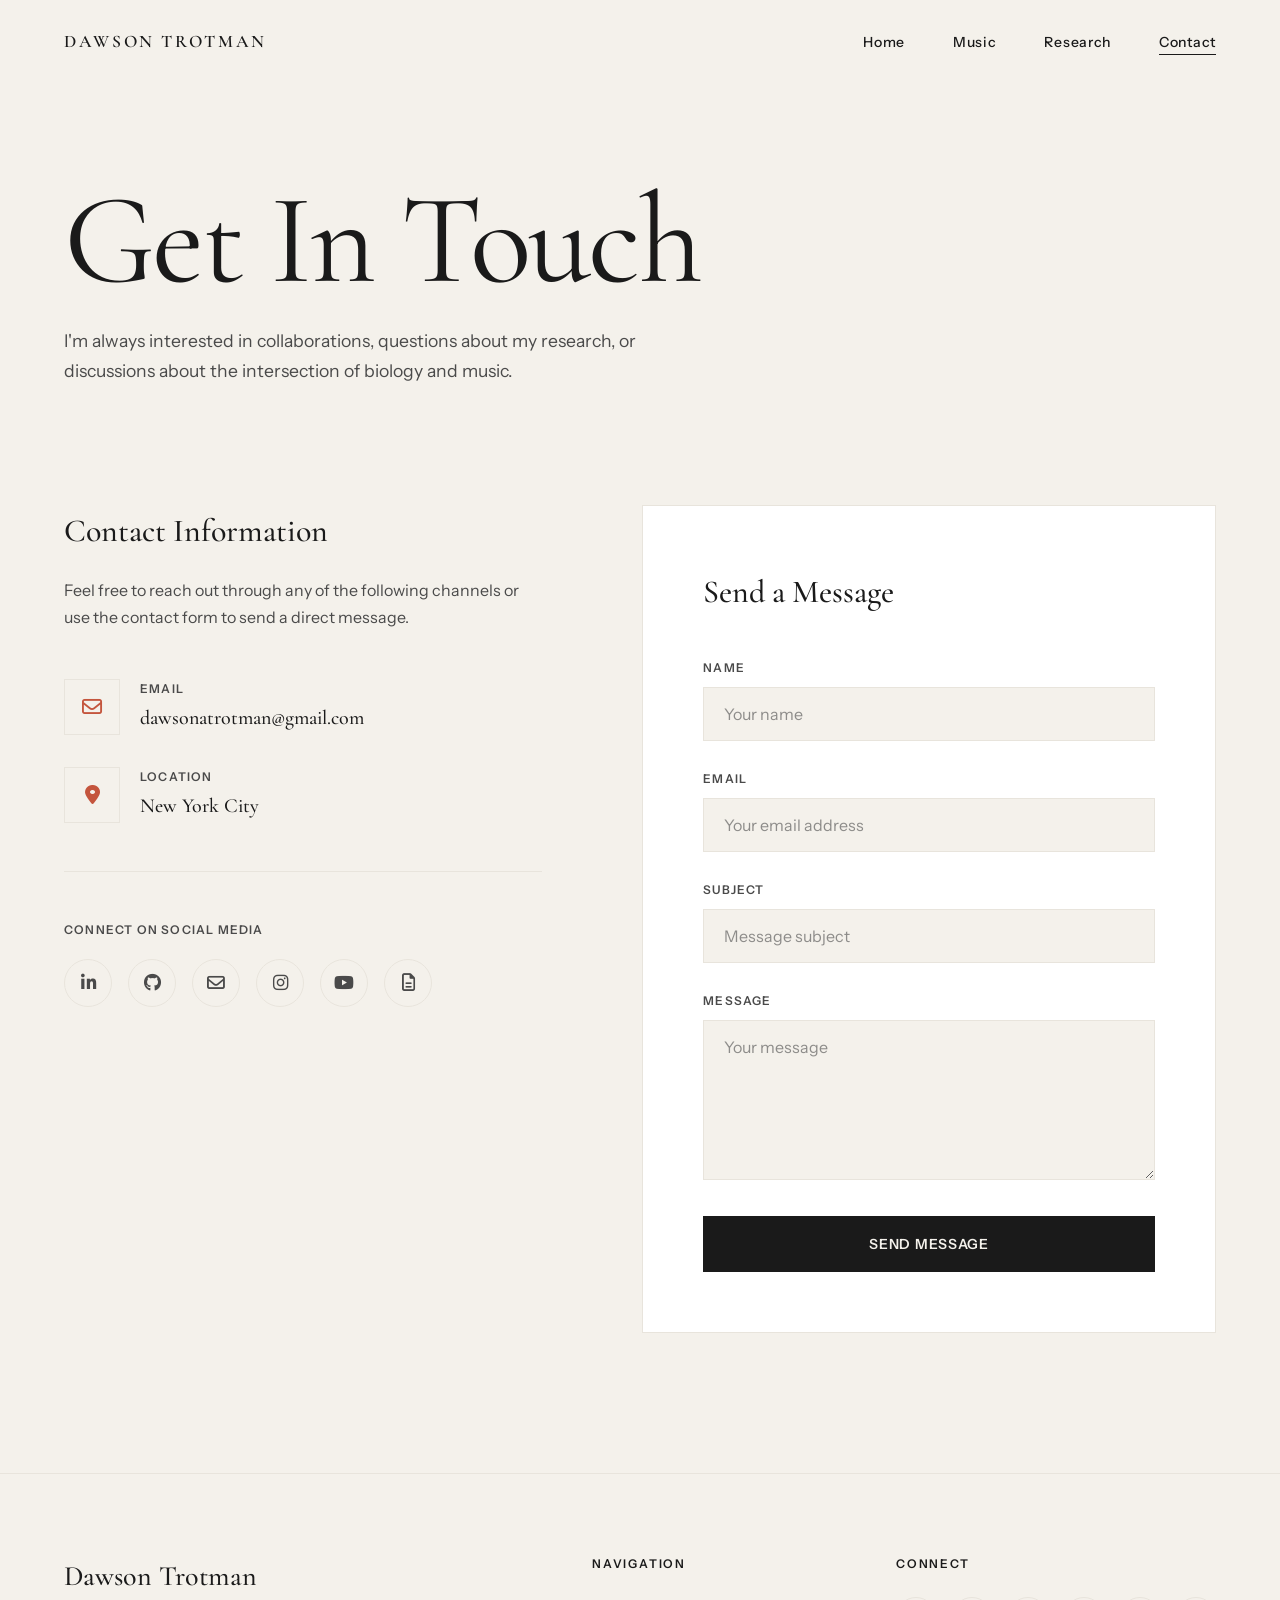
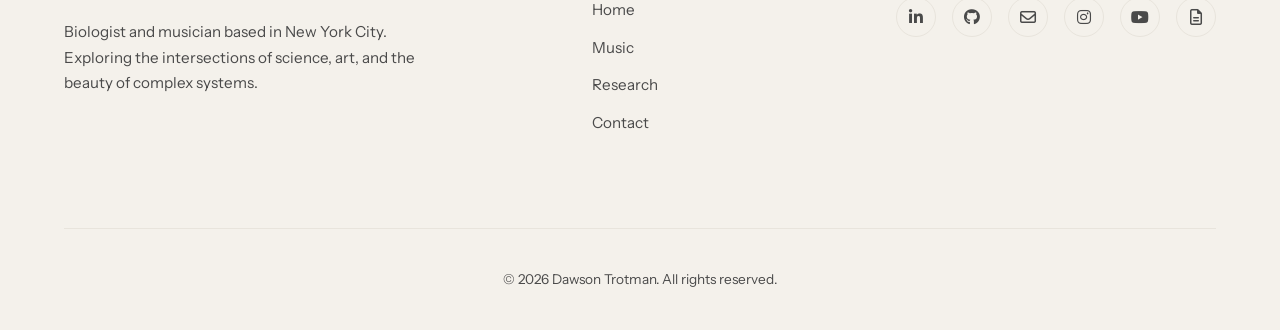
<file: contact.html>
<!DOCTYPE html>
<html lang="en">
<head>
    <meta charset="UTF-8">
    <meta name="viewport" content="width=device-width, initial-scale=1.0">
    <title>Contact | Dawson Trotman</title>
    <link rel="stylesheet" href="https://cdnjs.cloudflare.com/ajax/libs/font-awesome/6.5.1/css/all.min.css">
    <link rel="preconnect" href="https://fonts.googleapis.com">
    <link rel="preconnect" href="https://fonts.gstatic.com" crossorigin>
    <link href="https://fonts.googleapis.com/css2?family=Cormorant+Garamond:ital,wght@0,400;0,500;0,600;0,700;1,400;1,500&family=Instrument+Sans:wght@400;500;600;700&display=swap" rel="stylesheet">
    <style>
        :root {
            --cream: #F4F1EB;
            --cream-dark: #E8E4DC;
            --ink: #1A1A1A;
            --ink-light: #4A4A4A;
            --accent: #C4553D;
            --accent-hover: #A8432E;
        }

        * {
            margin: 0;
            padding: 0;
            box-sizing: border-box;
        }

        html {
            scroll-behavior: smooth;
        }

        body {
            font-family: 'Instrument Sans', sans-serif;
            background-color: var(--cream);
            color: var(--ink);
            line-height: 1.6;
            overflow-x: hidden;
        }

        a {
            text-decoration: none;
            color: inherit;
            transition: color 0.3s ease;
        }

        .container {
            max-width: 1400px;
            margin: 0 auto;
            padding: 0 clamp(24px, 5vw, 80px);
        }

        /* Header */
        header {
            position: fixed;
            top: 0;
            left: 0;
            right: 0;
            z-index: 100;
            padding: 28px 0;
            background: transparent;
            transition: all 0.4s ease;
        }

        header.scrolled {
            background: rgba(244, 241, 235, 0.95);
            backdrop-filter: blur(10px);
            padding: 20px 0;
        }

        nav {
            display: flex;
            justify-content: space-between;
            align-items: center;
        }

        .logo {
            font-family: 'Cormorant Garamond', serif;
            font-size: 1.1rem;
            font-weight: 600;
            letter-spacing: 0.15em;
            text-transform: uppercase;
        }

        .nav-links {
            display: flex;
            gap: 48px;
            list-style: none;
        }

        .nav-links a {
            font-size: 0.875rem;
            font-weight: 500;
            letter-spacing: 0.05em;
            position: relative;
        }

        .nav-links a::after {
            content: '';
            position: absolute;
            bottom: -4px;
            left: 0;
            width: 0;
            height: 1px;
            background: var(--ink);
            transition: width 0.3s ease;
        }

        .nav-links a:hover::after,
        .nav-links a.active::after {
            width: 100%;
        }

        /* Page Header */
        .page-header {
            padding: 180px 0 80px;
        }

        .page-title {
            font-family: 'Cormorant Garamond', serif;
            font-size: clamp(3.5rem, 10vw, 8rem);
            font-weight: 400;
            line-height: 0.95;
            letter-spacing: -0.02em;
            margin-bottom: 24px;
        }

        .page-subtitle {
            font-size: 1.1rem;
            color: var(--ink-light);
            max-width: 600px;
            line-height: 1.7;
        }

        /* Contact Section */
        .contact-section {
            padding: 40px 0 140px;
        }

        .contact-grid {
            display: grid;
            grid-template-columns: 1fr 1.2fr;
            gap: 100px;
        }

        /* Contact Info */
        .contact-info h2 {
            font-family: 'Cormorant Garamond', serif;
            font-size: 2rem;
            font-weight: 500;
            margin-bottom: 20px;
        }

        .contact-info > p {
            font-size: 1rem;
            color: var(--ink-light);
            line-height: 1.7;
            margin-bottom: 48px;
        }

        .contact-method {
            display: flex;
            gap: 20px;
            margin-bottom: 32px;
        }

        .contact-icon {
            width: 56px;
            height: 56px;
            display: flex;
            align-items: center;
            justify-content: center;
            border: 1px solid var(--cream-dark);
            font-size: 1.25rem;
            color: var(--accent);
            flex-shrink: 0;
        }

        .contact-details h3 {
            font-size: 0.75rem;
            font-weight: 600;
            letter-spacing: 0.1em;
            text-transform: uppercase;
            color: var(--ink-light);
            margin-bottom: 4px;
        }

        .contact-details p {
            font-family: 'Cormorant Garamond', serif;
            font-size: 1.25rem;
            font-weight: 500;
        }

        .contact-details a {
            color: var(--ink);
        }

        .contact-details a:hover {
            color: var(--accent);
        }

        .social-section {
            margin-top: 48px;
            padding-top: 48px;
            border-top: 1px solid var(--cream-dark);
        }

        .social-section h3 {
            font-size: 0.75rem;
            font-weight: 600;
            letter-spacing: 0.1em;
            text-transform: uppercase;
            color: var(--ink-light);
            margin-bottom: 20px;
        }

        .social-links {
            display: flex;
            gap: 16px;
        }

        .social-links a {
            width: 48px;
            height: 48px;
            display: flex;
            align-items: center;
            justify-content: center;
            border: 1px solid var(--cream-dark);
            border-radius: 50%;
            font-size: 1.1rem;
            color: var(--ink-light);
            transition: all 0.3s ease;
        }

        .social-links a:hover {
            border-color: var(--ink);
            background: var(--ink);
            color: var(--cream);
        }

        /* Contact Form */
        .contact-form {
            background: white;
            padding: 60px;
            border: 1px solid var(--cream-dark);
        }

        .contact-form h2 {
            font-family: 'Cormorant Garamond', serif;
            font-size: 2rem;
            font-weight: 500;
            margin-bottom: 40px;
        }

        .form-group {
            margin-bottom: 28px;
        }

        .form-group label {
            display: block;
            font-size: 0.75rem;
            font-weight: 600;
            letter-spacing: 0.1em;
            text-transform: uppercase;
            margin-bottom: 10px;
            color: var(--ink-light);
        }

        .form-control {
            width: 100%;
            padding: 16px 20px;
            font-family: 'Instrument Sans', sans-serif;
            font-size: 1rem;
            border: 1px solid var(--cream-dark);
            background: var(--cream);
            color: var(--ink);
            transition: all 0.3s ease;
        }

        .form-control:focus {
            outline: none;
            border-color: var(--ink);
            background: white;
        }

        .form-control::placeholder {
            color: var(--ink-light);
            opacity: 0.6;
        }

        textarea.form-control {
            min-height: 160px;
            resize: vertical;
        }

        .btn {
            display: inline-flex;
            align-items: center;
            justify-content: center;
            gap: 8px;
            padding: 18px 36px;
            font-family: 'Instrument Sans', sans-serif;
            font-size: 0.875rem;
            font-weight: 600;
            letter-spacing: 0.05em;
            text-transform: uppercase;
            border: 1px solid var(--ink);
            background: var(--ink);
            color: var(--cream);
            cursor: pointer;
            transition: all 0.3s ease;
            width: 100%;
        }

        .btn:hover {
            background: transparent;
            color: var(--ink);
        }

        /* Footer */
        footer {
            padding: 80px 0 40px;
            border-top: 1px solid var(--cream-dark);
        }

        .footer-grid {
            display: grid;
            grid-template-columns: 2fr 1fr 1fr;
            gap: 80px;
            margin-bottom: 80px;
        }

        .footer-brand {
            max-width: 360px;
        }

        .footer-logo {
            font-family: 'Cormorant Garamond', serif;
            font-size: 1.75rem;
            font-weight: 500;
            margin-bottom: 20px;
        }

        .footer-tagline {
            font-size: 0.95rem;
            color: var(--ink-light);
            line-height: 1.7;
        }

        .footer-column h4 {
            font-size: 0.75rem;
            font-weight: 600;
            letter-spacing: 0.15em;
            text-transform: uppercase;
            margin-bottom: 24px;
        }

        .footer-column ul {
            list-style: none;
        }

        .footer-column li {
            margin-bottom: 12px;
        }

        .footer-column a {
            font-size: 0.95rem;
            color: var(--ink-light);
        }

        .footer-column a:hover {
            color: var(--ink);
        }

        .footer-social {
            display: flex;
            gap: 16px;
            margin-top: 8px;
        }

        .footer-social a {
            width: 40px;
            height: 40px;
            display: flex;
            align-items: center;
            justify-content: center;
            border: 1px solid var(--cream-dark);
            border-radius: 50%;
            font-size: 1rem;
            color: var(--ink-light);
            transition: all 0.3s ease;
        }

        .footer-social a:hover {
            border-color: var(--ink);
            background: var(--ink);
            color: var(--cream);
        }

        .copyright {
            text-align: center;
            padding-top: 40px;
            border-top: 1px solid var(--cream-dark);
            font-size: 0.85rem;
            color: var(--ink-light);
        }

        /* Mobile Menu */
        .mobile-menu-button {
            display: none;
            flex-direction: column;
            gap: 5px;
            cursor: pointer;
            padding: 10px;
        }

        .mobile-menu-button .bar {
            width: 24px;
            height: 2px;
            background: var(--ink);
            transition: all 0.3s ease;
        }

        /* Responsive */
        @media (max-width: 1024px) {
            .contact-grid {
                grid-template-columns: 1fr;
                gap: 60px;
            }

            .contact-form {
                padding: 48px;
            }

            .footer-grid {
                grid-template-columns: 1fr 1fr;
                gap: 60px;
            }

            .footer-brand {
                grid-column: span 2;
            }
        }

        @media (max-width: 768px) {
            .mobile-menu-button {
                display: flex;
            }

            .nav-links {
                position: fixed;
                top: 0;
                right: -100%;
                width: 100%;
                height: 100vh;
                background: var(--cream);
                flex-direction: column;
                justify-content: center;
                align-items: center;
                gap: 40px;
                transition: right 0.4s ease;
            }

            .nav-links.show {
                right: 0;
            }

            .nav-links a {
                font-size: 1.5rem;
            }

            .page-header {
                padding: 140px 0 60px;
            }

            .contact-form {
                padding: 32px 24px;
            }

            .footer-grid {
                grid-template-columns: 1fr;
                gap: 40px;
            }

            .footer-brand {
                grid-column: span 1;
            }
        }

        /* Animations */
        .fade-in {
            opacity: 0;
            transform: translateY(30px);
            animation: fadeIn 0.8s ease forwards;
        }

        .fade-in-delay-1 { animation-delay: 0.1s; }
        .fade-in-delay-2 { animation-delay: 0.2s; }

        @keyframes fadeIn {
            to {
                opacity: 1;
                transform: translateY(0);
            }
        }
    </style>
</head>
<body>
    <header id="header">
        <div class="container">
            <nav>
                <a href="index.html" class="logo">Dawson Trotman</a>
                <div class="mobile-menu-button">
                    <div class="bar"></div>
                    <div class="bar"></div>
                    <div class="bar"></div>
                </div>
                <ul class="nav-links">
                    <li><a href="index.html">Home</a></li>
                    <li><a href="music.html">Music</a></li>
                    <li><a href="research.html">Research</a></li>
                    <li><a href="contact.html" class="active">Contact</a></li>
                </ul>
            </nav>
        </div>
    </header>

    <section class="page-header">
        <div class="container">
            <h1 class="page-title fade-in">Get In Touch</h1>
            <p class="page-subtitle fade-in fade-in-delay-1">I'm always interested in collaborations, questions about my research, or discussions about the intersection of biology and music.</p>
        </div>
    </section>

    <section class="contact-section">
        <div class="container">
            <div class="contact-grid">
                <div class="contact-info fade-in">
                    <h2>Contact Information</h2>
                    <p>Feel free to reach out through any of the following channels or use the contact form to send a direct message.</p>

                    <div class="contact-method">
                        <div class="contact-icon">
                            <i class="far fa-envelope"></i>
                        </div>
                        <div class="contact-details">
                            <h3>Email</h3>
                            <p><a href="mailto:dawsonatrotman@gmail.com">dawsonatrotman@gmail.com</a></p>
                        </div>
                    </div>

                    <div class="contact-method">
                        <div class="contact-icon">
                            <i class="fas fa-map-marker-alt"></i>
                        </div>
                        <div class="contact-details">
                            <h3>Location</h3>
                            <p>New York City</p>
                        </div>
                    </div>

                    <div class="social-section">
                        <h3>Connect on Social Media</h3>
                        <div class="social-links">
                            <a href="https://www.linkedin.com/in/dawson-trotman-9115b6313/" aria-label="LinkedIn"><i class="fab fa-linkedin-in"></i></a>
                            <a href="https://github.com/d-trotman" aria-label="GitHub"><i class="fab fa-github"></i></a>
                            <a href="mailto:dawsonatrotman@gmail.com" aria-label="Email"><i class="far fa-envelope"></i></a>
                            <a href="https://www.instagram.com/dawsontrotman" aria-label="Instagram"><i class="fab fa-instagram"></i></a>
                            <a href="https://www.youtube.com/@Dawson_Trotman" aria-label="YouTube"><i class="fab fa-youtube"></i></a>
                            <a href="media/resume.pdf" aria-label="Resume" target="_blank"><i class="far fa-file-alt"></i></a>
                        </div>
                    </div>
                </div>

                <div class="contact-form fade-in fade-in-delay-1">
                    <h2>Send a Message</h2>
                    <form id="contact-form">
                        <div class="form-group">
                            <label for="name">Name</label>
                            <input type="text" id="name" class="form-control" placeholder="Your name" required>
                        </div>

                        <div class="form-group">
                            <label for="email">Email</label>
                            <input type="email" id="email" class="form-control" placeholder="Your email address" required>
                        </div>

                        <div class="form-group">
                            <label for="subject">Subject</label>
                            <input type="text" id="subject" class="form-control" placeholder="Message subject">
                        </div>

                        <div class="form-group">
                            <label for="message">Message</label>
                            <textarea id="message" class="form-control" placeholder="Your message" required></textarea>
                        </div>

                        <button type="submit" class="btn">Send Message</button>
                    </form>
                </div>
            </div>
        </div>
    </section>

    <footer>
        <div class="container">
            <div class="footer-grid">
                <div class="footer-brand">
                    <h3 class="footer-logo">Dawson Trotman</h3>
                    <p class="footer-tagline">Biologist and musician based in New York City. Exploring the intersections of science, art, and the beauty of complex systems.</p>
                </div>
                <div class="footer-column">
                    <h4>Navigation</h4>
                    <ul>
                        <li><a href="index.html">Home</a></li>
                        <li><a href="music.html">Music</a></li>
                        <li><a href="research.html">Research</a></li>
                        <li><a href="contact.html">Contact</a></li>
                    </ul>
                </div>
                <div class="footer-column">
                    <h4>Connect</h4>
                    <div class="footer-social">
                        <a href="https://www.linkedin.com/in/dawson-trotman-9115b6313/" aria-label="LinkedIn"><i class="fab fa-linkedin-in"></i></a>
                        <a href="https://github.com/d-trotman" aria-label="GitHub"><i class="fab fa-github"></i></a>
                        <a href="mailto:dawsonatrotman@gmail.com" aria-label="Email"><i class="far fa-envelope"></i></a>
                        <a href="https://www.instagram.com/dawsontrotman" aria-label="Instagram"><i class="fab fa-instagram"></i></a>
                        <a href="https://www.youtube.com/@Dawson_Trotman" aria-label="YouTube"><i class="fab fa-youtube"></i></a>
                        <a href="media/resume.pdf" aria-label="Resume" target="_blank"><i class="far fa-file-alt"></i></a>
                    </div>
                </div>
            </div>
            <div class="copyright">
                <p>&copy; 2026 Dawson Trotman. All rights reserved.</p>
            </div>
        </div>
    </footer>

    <script>
        window.addEventListener('scroll', function() {
            const header = document.getElementById('header');
            if (window.scrollY > 50) {
                header.classList.add('scrolled');
            } else {
                header.classList.remove('scrolled');
            }
        });

        document.querySelector('.mobile-menu-button').addEventListener('click', function() {
            document.querySelector('.nav-links').classList.toggle('show');
            this.classList.toggle('active');
        });

        document.querySelectorAll('.nav-links a').forEach(link => {
            link.addEventListener('click', () => {
                document.querySelector('.nav-links').classList.remove('show');
                document.querySelector('.mobile-menu-button').classList.remove('active');
            });
        });

        document.getElementById('contact-form').addEventListener('submit', function(e) {
            e.preventDefault();
            alert('Your message would be sent in a real implementation. This is just a demonstration.');
            this.reset();
        });
    </script>
</body>
</html>
</file>
